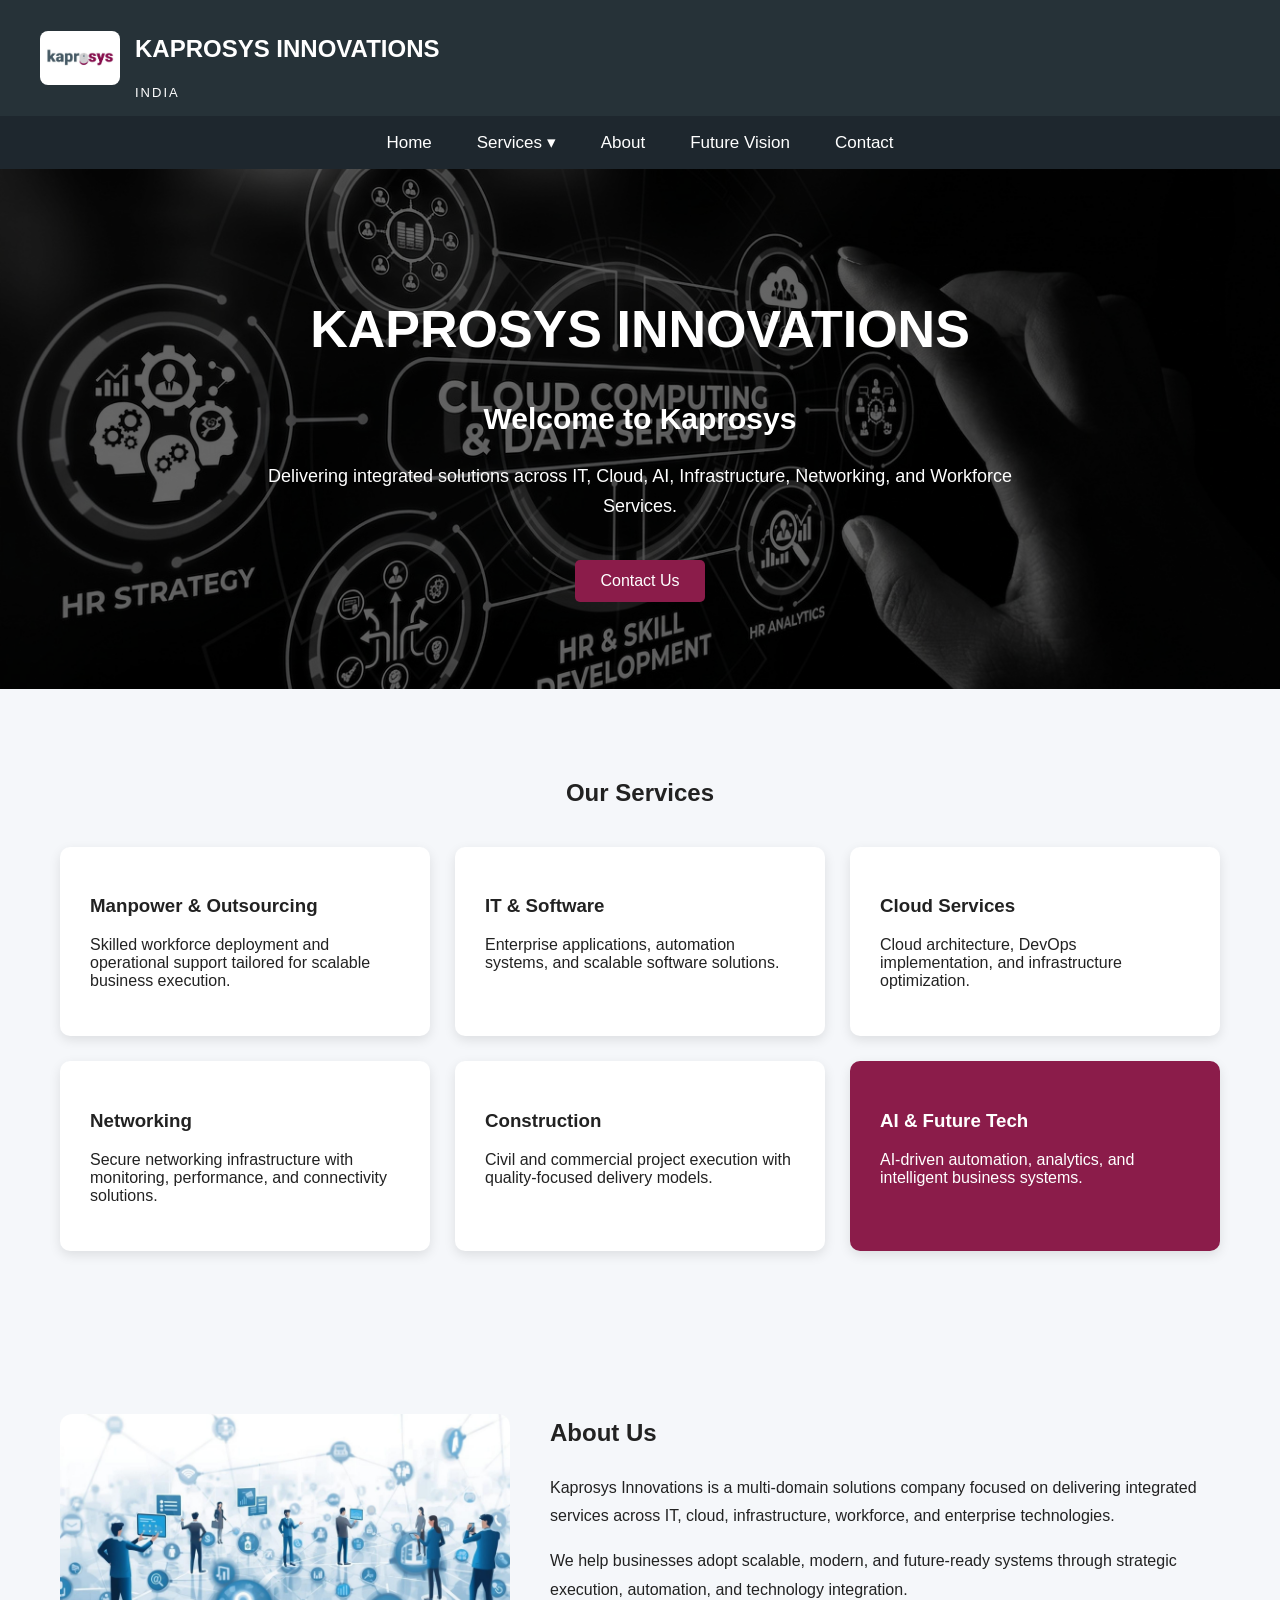
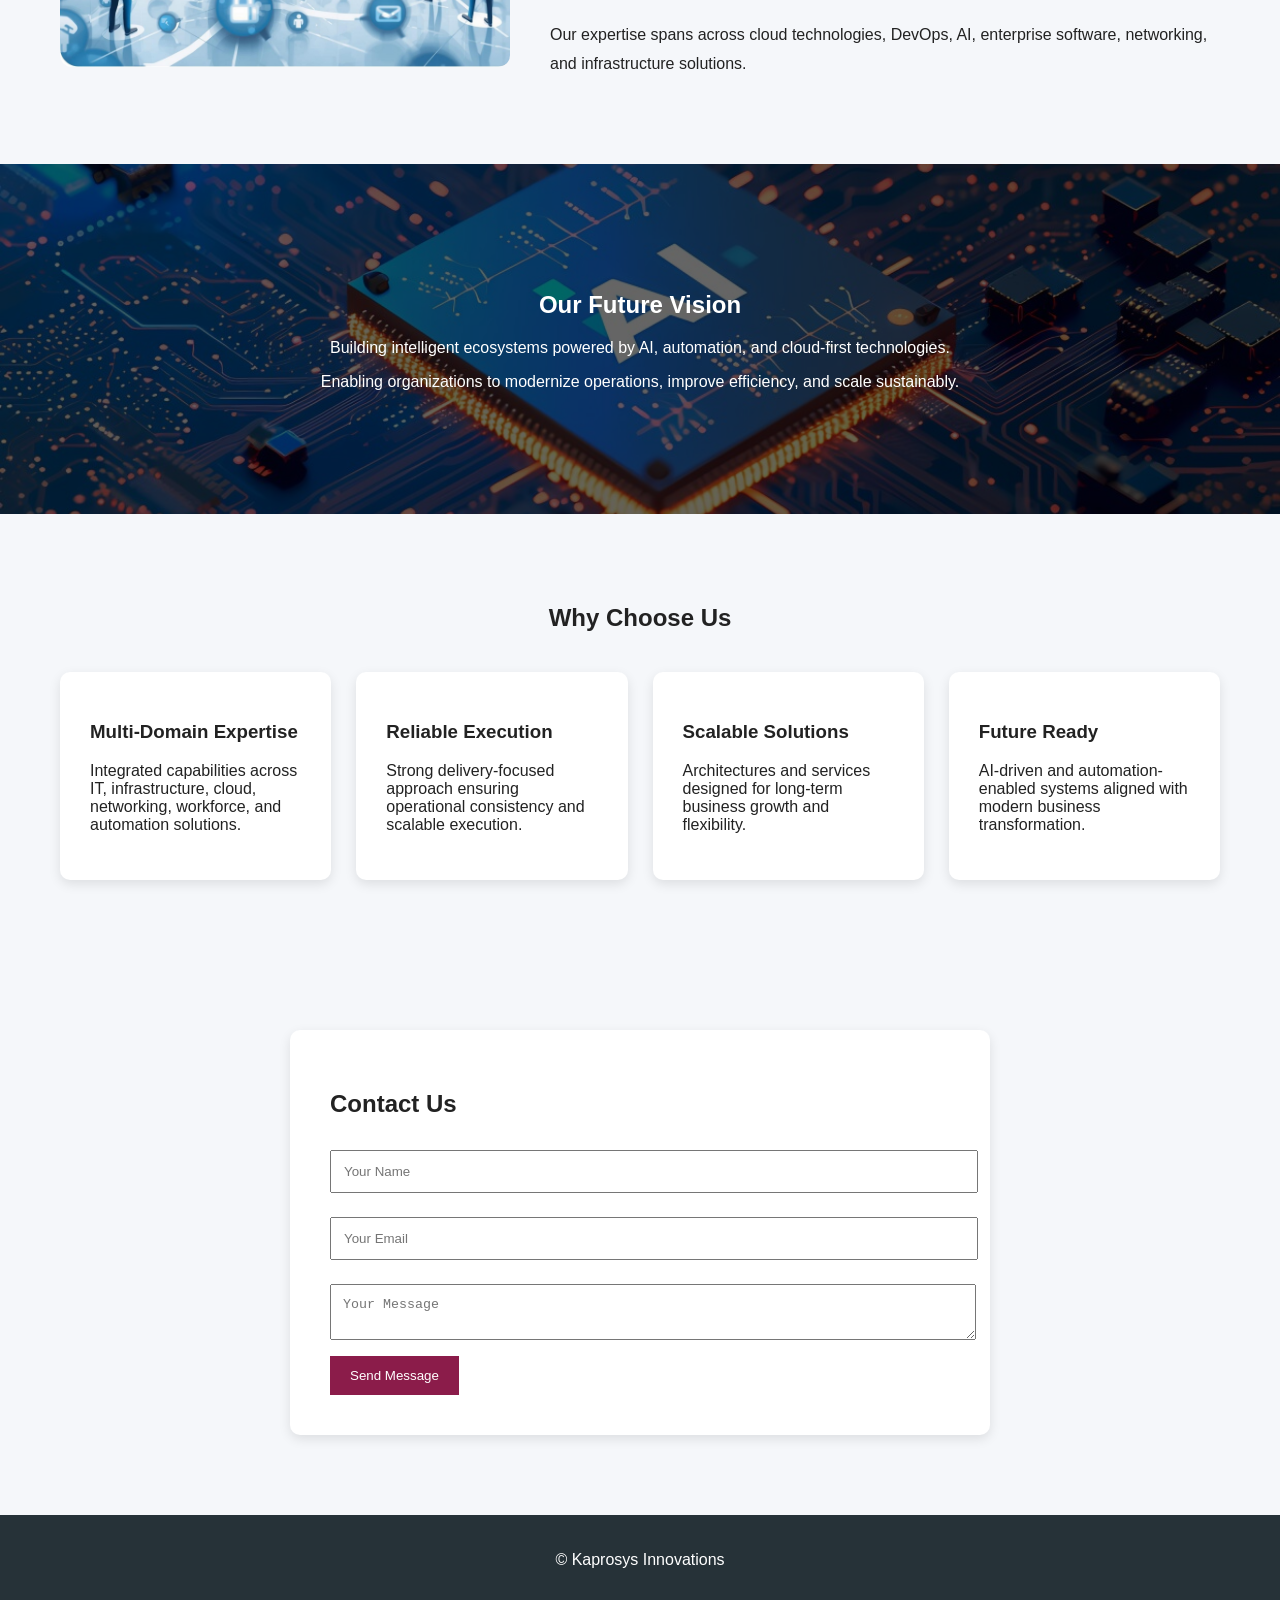
<file: index.html>
<!DOCTYPE html>
<html lang="en">
<head>
<meta charset="UTF-8">
<meta name="viewport" content="width=device-width, initial-scale=1.0">

<title>Kaprosys Innovations</title>

<link rel="icon" type="image/png" href="assets/images/logo.png">
<link rel="stylesheet" href="style.css">

</head>

<body>

<header class="main-header">

    <div class="top-bar">
        <div class="logo-section">
            <img src="assets/images/logo.png" class="logo">
            <div>
                <h2>KAPROSYS INNOVATIONS</h2>
                <span class="country">INDIA</span>
            </div>
        </div>
    </div>

    <nav class="nav-bar">

        <a href="index.html">Home</a>

        <div class="dropdown">
            <button class="dropbtn">Services ▾</button>

            <div class="dropdown-content">
                <a href="services.html#manpower">Manpower & Outsourcing</a>
                <a href="services.html#it">IT & Software</a>
                <a href="services.html#cloud">Cloud Services</a>
                <a href="services.html#networking">Networking</a>
                <a href="services.html#construction">Construction</a>
                <a href="services.html#ai">AI & Future Tech</a>
            </div>
        </div>

        <a href="about.html">About</a>
        <a href="#future">Future Vision</a>
        <a href="#contact">Contact</a>

    </nav>

</header>

<!-- HERO -->

<section class="hero">

    <div class="overlay"></div>

    <div class="hero-box">

        <h1>KAPROSYS INNOVATIONS</h1>

        <h2>Welcome to Kaprosys</h2>

        <p>
            Delivering integrated solutions across IT, Cloud, AI,
            Infrastructure, Networking, and Workforce Services.
        </p>

        <a href="#contact" class="cta-btn">Contact Us</a>

    </div>

</section>

<!-- SERVICES -->

<section class="section">

    <h2 class="section-title">Our Services</h2>

    <div class="services-grid">

        <div class="service-card">
            <h3>Manpower & Outsourcing</h3>
            <p>
                Skilled workforce deployment and operational support
                tailored for scalable business execution.
            </p>
        </div>

        <div class="service-card">
            <h3>IT & Software</h3>
            <p>
                Enterprise applications, automation systems,
                and scalable software solutions.
            </p>
        </div>

        <div class="service-card">
            <h3>Cloud Services</h3>
            <p>
                Cloud architecture, DevOps implementation,
                and infrastructure optimization.
            </p>
        </div>

        <div class="service-card">
            <h3>Networking</h3>
            <p>
                Secure networking infrastructure with monitoring,
                performance, and connectivity solutions.
            </p>
        </div>

        <div class="service-card">
            <h3>Construction</h3>
            <p>
                Civil and commercial project execution
                with quality-focused delivery models.
            </p>
        </div>

        <div class="service-card highlight">
            <h3>AI & Future Tech</h3>
            <p>
                AI-driven automation, analytics,
                and intelligent business systems.
            </p>
        </div>

    </div>

</section>

<!-- ABOUT -->

<section class="about-section">

    <div class="about-image">
        <img src="assets/images/about.jpg">
    </div>

    <div class="about-content">

        <h2>About Us</h2>

        <p>
            Kaprosys Innovations is a multi-domain solutions company
            focused on delivering integrated services across IT,
            cloud, infrastructure, workforce, and enterprise technologies.
        </p>

        <p>
            We help businesses adopt scalable, modern,
            and future-ready systems through strategic execution,
            automation, and technology integration.
        </p>

        <p>
            Our expertise spans across cloud technologies,
            DevOps, AI, enterprise software, networking,
            and infrastructure solutions.
        </p>

    </div>

</section>

<!-- FUTURE -->

<section id="future" class="future-section">

    <div class="future-overlay"></div>

    <div class="future-content">

        <h2>Our Future Vision</h2>

        <p>
            Building intelligent ecosystems powered by AI,
            automation, and cloud-first technologies.
        </p>

        <p>
            Enabling organizations to modernize operations,
            improve efficiency, and scale sustainably.
        </p>

    </div>

</section>

<!-- WHY -->

<section class="section">

    <h2 class="section-title">Why Choose Us</h2>

    <div class="why-grid">

        <div class="why-card">
            <h3>Multi-Domain Expertise</h3>
            <p>
                Integrated capabilities across IT,
                infrastructure, cloud, networking,
                workforce, and automation solutions.
            </p>
        </div>

        <div class="why-card">
            <h3>Reliable Execution</h3>
            <p>
                Strong delivery-focused approach ensuring
                operational consistency and scalable execution.
            </p>
        </div>

        <div class="why-card">
            <h3>Scalable Solutions</h3>
            <p>
                Architectures and services designed for
                long-term business growth and flexibility.
            </p>
        </div>

        <div class="why-card">
            <h3>Future Ready</h3>
            <p>
                AI-driven and automation-enabled systems
                aligned with modern business transformation.
            </p>
        </div>

    </div>

</section>

<!-- CONTACT -->

<section id="contact" class="contact-section">

    <div class="contact-wrapper">

        <div class="contact-form">

            <h2>Contact Us</h2>

            <form action="https://formsubmit.co/prpratik24@gmail.com" method="POST">

                <input type="text" name="name" placeholder="Your Name" required>

                <input type="email" name="email" placeholder="Your Email" required>

                <textarea name="message" placeholder="Your Message" required></textarea>

                <button type="submit">Send Message</button>

            </form>

        </div>

    </div>

</section>

<footer>

    <p>© Kaprosys Innovations</p>

</footer>

<script src="script.js"></script>

</body>
</html>
</file>
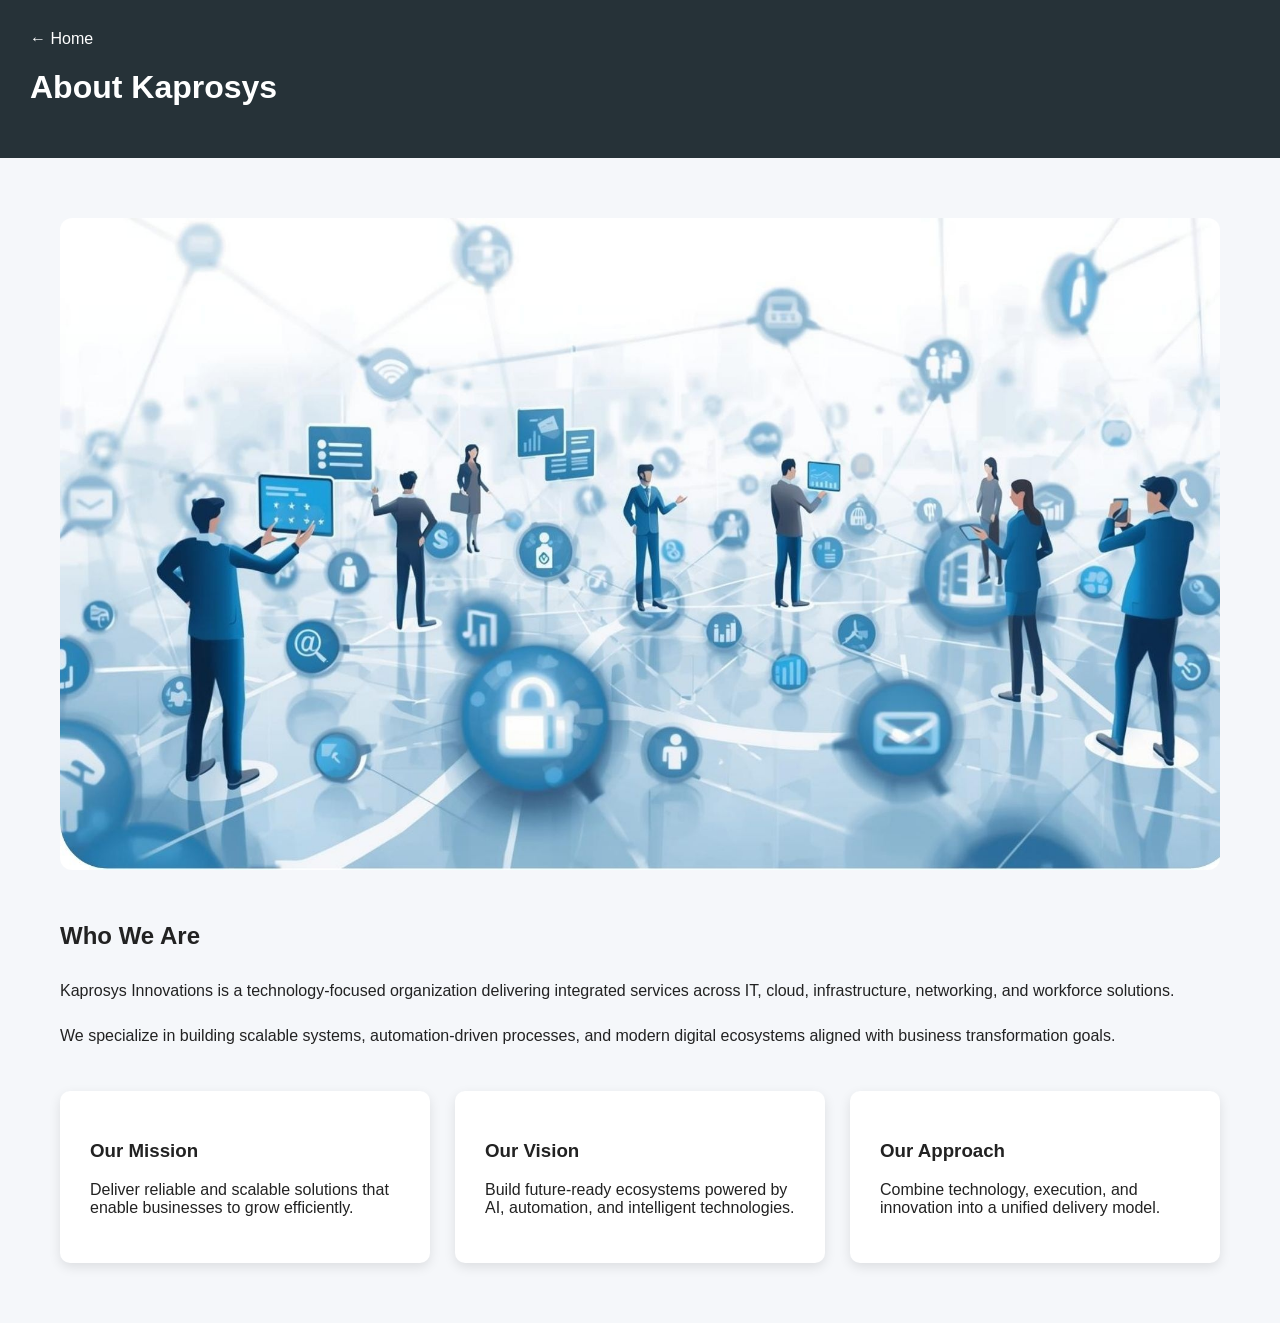
<file: about.html>
<!DOCTYPE html>
<html lang="en">
<head>

<meta charset="UTF-8">
<meta name="viewport" content="width=device-width, initial-scale=1.0">

<title>About - Kaprosys</title>

<link rel="icon" type="image/png" href="assets/images/logo.png">
<link rel="stylesheet" href="style.css">

</head>

<body>

<header class="inner-header">

<a href="index.html" class="home-btn">← Home</a>

<h1>About Kaprosys</h1>

</header>

<section class="about-page">

<div class="about-banner">

    <img src="assets/images/about.jpg">

</div>

<div class="about-details">

    <h2>Who We Are</h2>

    <p>
        Kaprosys Innovations is a technology-focused organization
        delivering integrated services across IT, cloud,
        infrastructure, networking, and workforce solutions.
    </p>

    <p>
        We specialize in building scalable systems,
        automation-driven processes, and modern digital ecosystems
        aligned with business transformation goals.
    </p>

</div>

<div class="mission-grid">

    <div class="mission-card">
        <h3>Our Mission</h3>
        <p>
            Deliver reliable and scalable solutions
            that enable businesses to grow efficiently.
        </p>
    </div>

    <div class="mission-card">
        <h3>Our Vision</h3>
        <p>
            Build future-ready ecosystems powered by AI,
            automation, and intelligent technologies.
        </p>
    </div>

    <div class="mission-card">
        <h3>Our Approach</h3>
        <p>
            Combine technology, execution,
            and innovation into a unified delivery model.
        </p>
    </div>

</div>

</section>

</body>
</html>
</file>
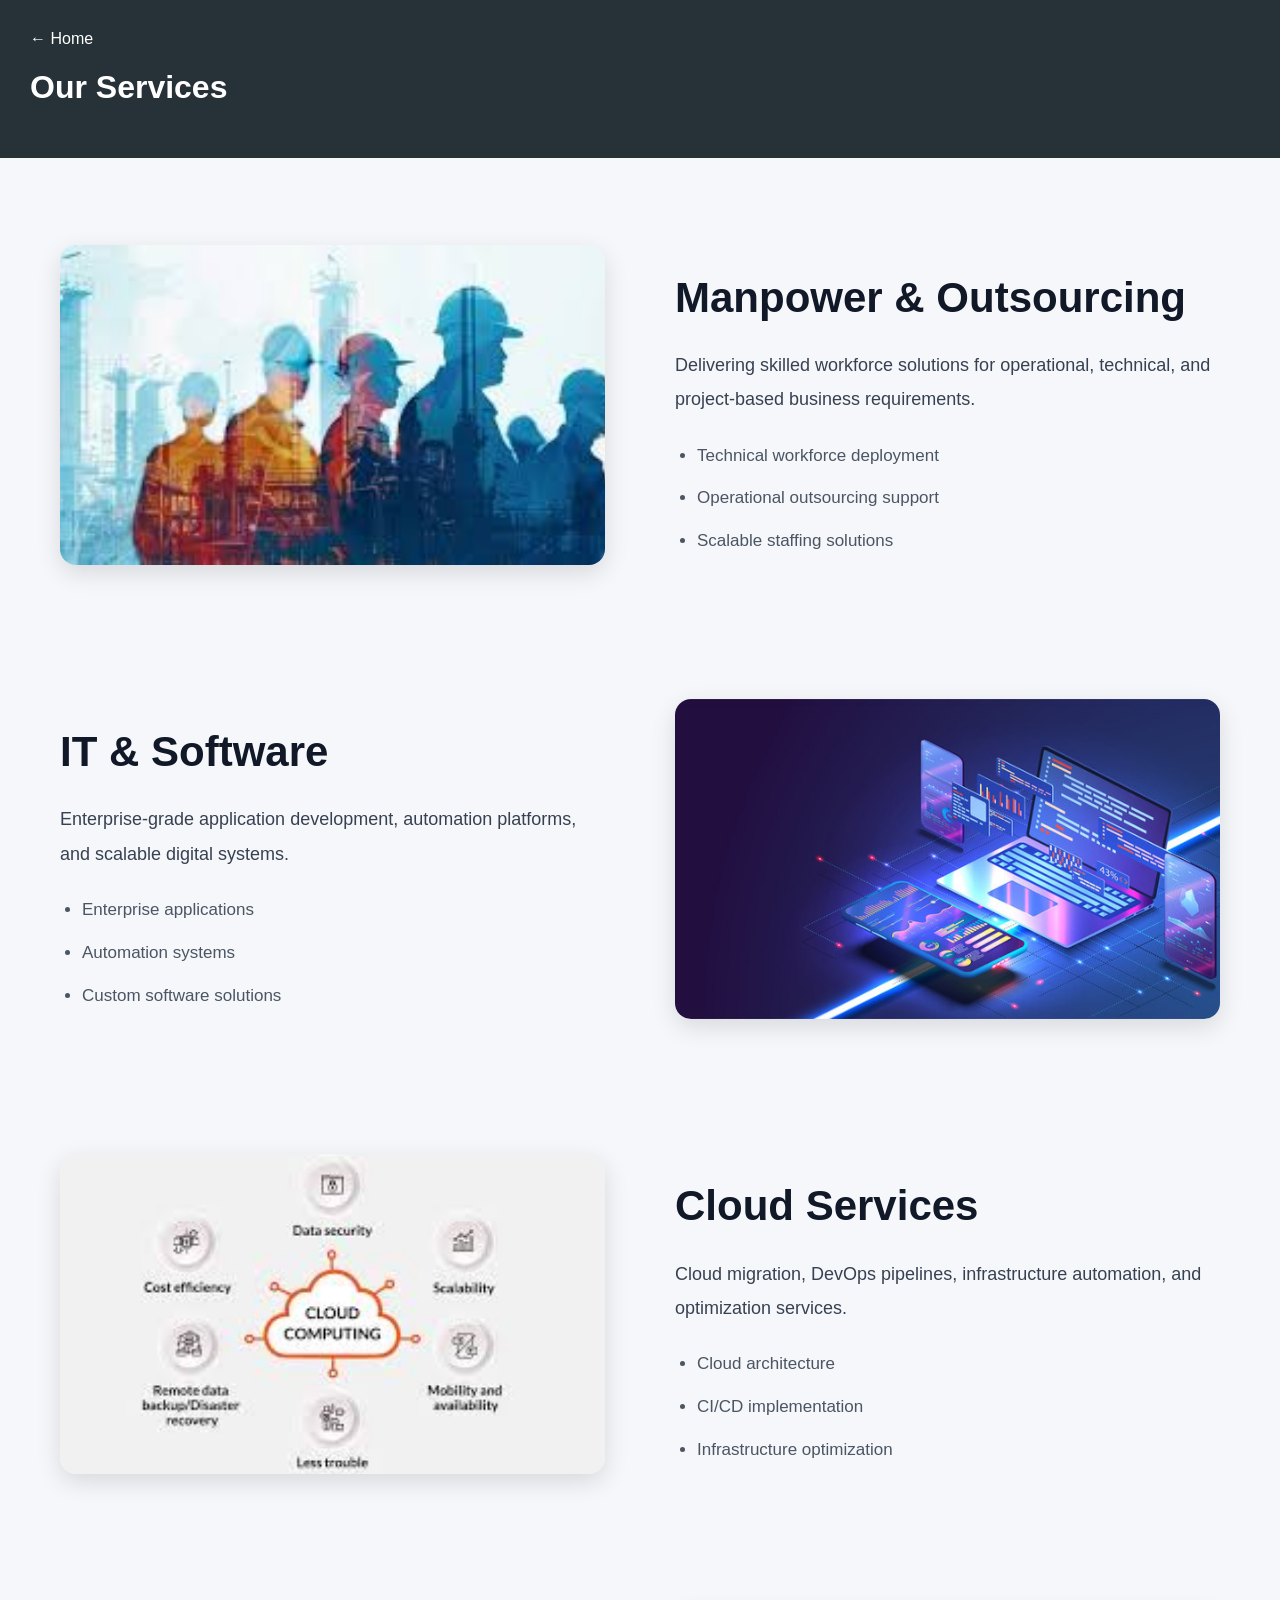
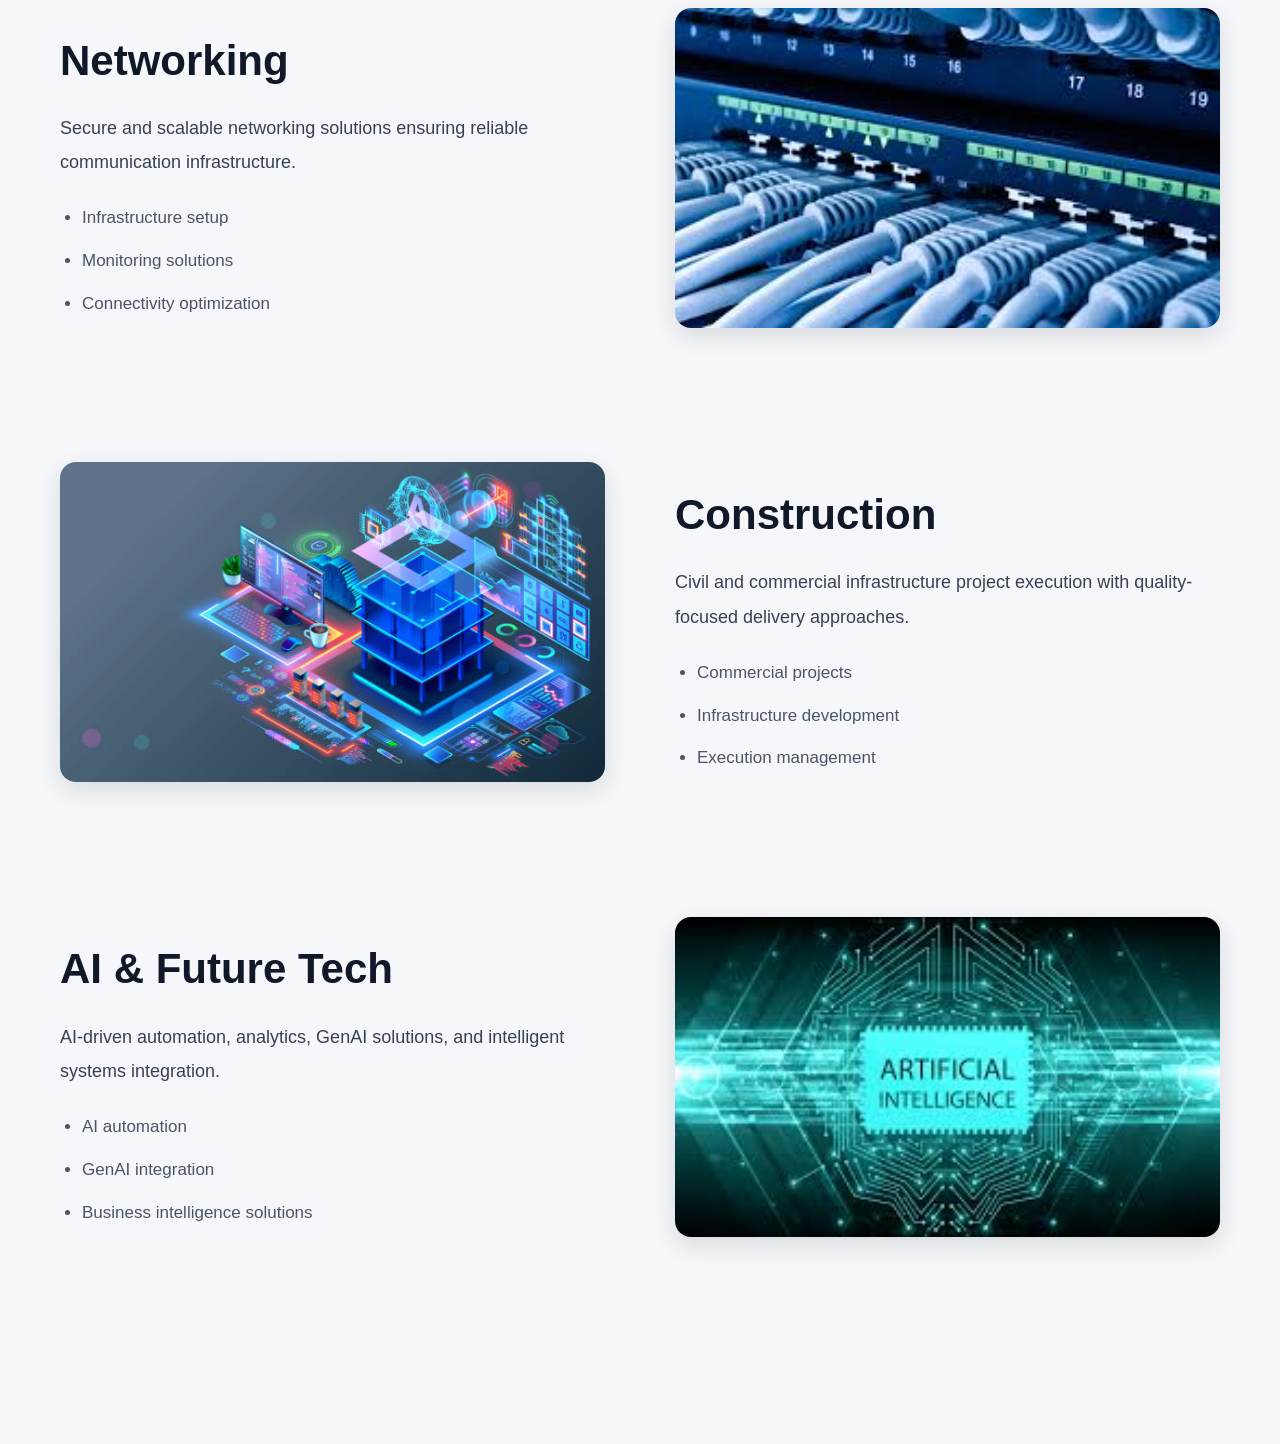
<file: services.html>
<!DOCTYPE html>
<html lang="en">
<head>

<meta charset="UTF-8">
<meta name="viewport" content="width=device-width, initial-scale=1.0">

<title>Services - Kaprosys</title>

<link rel="icon" type="image/png" href="assets/images/logo.png">
<link rel="stylesheet" href="style.css">

</head>

<body>

<header class="inner-header">

    <a href="index.html" class="home-btn">← Home</a>

    <h1>Our Services</h1>

</header>

<section class="services-page">

<div class="service-row" id="manpower">

    <img src="assets/images/manpower.jpg">

    <div class="service-content">

        <h2>Manpower & Outsourcing</h2>

        <p>
            Delivering skilled workforce solutions for operational,
            technical, and project-based business requirements.
        </p>

        <ul>
            <li>Technical workforce deployment</li>
            <li>Operational outsourcing support</li>
            <li>Scalable staffing solutions</li>
        </ul>

    </div>

</div>

<div class="service-row reverse" id="it">

    <img src="assets/images/it-software.jpg">

    <div class="service-content">

        <h2>IT & Software</h2>

        <p>
            Enterprise-grade application development,
            automation platforms, and scalable digital systems.
        </p>

        <ul>
            <li>Enterprise applications</li>
            <li>Automation systems</li>
            <li>Custom software solutions</li>
        </ul>

    </div>

</div>

<div class="service-row" id="cloud">

    <img src="assets/images/cloud.jpg">

    <div class="service-content">

        <h2>Cloud Services</h2>

        <p>
            Cloud migration, DevOps pipelines,
            infrastructure automation, and optimization services.
        </p>

        <ul>
            <li>Cloud architecture</li>
            <li>CI/CD implementation</li>
            <li>Infrastructure optimization</li>
        </ul>

    </div>

</div>

<div class="service-row reverse" id="networking">

    <img src="assets/images/networking.jpg">

    <div class="service-content">

        <h2>Networking</h2>

        <p>
            Secure and scalable networking solutions
            ensuring reliable communication infrastructure.
        </p>

        <ul>
            <li>Infrastructure setup</li>
            <li>Monitoring solutions</li>
            <li>Connectivity optimization</li>
        </ul>

    </div>

</div>

<div class="service-row" id="construction">

    <img src="assets/images/construction.jpg">

    <div class="service-content">

        <h2>Construction</h2>

        <p>
            Civil and commercial infrastructure project execution
            with quality-focused delivery approaches.
        </p>

        <ul>
            <li>Commercial projects</li>
            <li>Infrastructure development</li>
            <li>Execution management</li>
        </ul>

    </div>

</div>

<div class="service-row reverse" id="ai">

    <img src="assets/images/ai.jpg">

    <div class="service-content">

        <h2>AI & Future Tech</h2>

        <p>
            AI-driven automation, analytics,
            GenAI solutions, and intelligent systems integration.
        </p>

        <ul>
            <li>AI automation</li>
            <li>GenAI integration</li>
            <li>Business intelligence solutions</li>
        </ul>

    </div>

</div>

</section>

</body>
</html>
</file>
<file: style.css>
body{
    margin:0;
    font-family:'Segoe UI',sans-serif;
    background:#f5f7fa;
    color:#222;
}

/* HEADER */

.main-header{
    background:#263238;
    color:white;
}

.top-bar{
    padding:15px 40px;
}

.logo-section{
    display:flex;
    align-items:center;
    gap:15px;
}

.logo{
    width:70px;
    background:white;
    padding:5px;
    border-radius:8px;
}

.country{
    font-size:13px;
    letter-spacing:2px;
}

/* NAV */

.nav-bar{
    background:#1e272e;
    display:flex;
    justify-content:center;
    align-items:center;
    gap:45px;
    padding:18px 20px;
    position:relative;
    z-index:1000;
}

/* NAVBAR */

.nav-bar{
    background:#1e272e;
    display:flex;
    justify-content:center;
    align-items:center;
    gap:45px;
    padding:18px 20px;
}

/* LINKS + DROPDOWN BUTTON */

.nav-bar a,
.dropbtn{

    color:white;
    text-decoration:none;
    background:none;
    border:none;
    cursor:pointer;

    font-size:17px;
    font-family:'Segoe UI',sans-serif;
    font-weight:500;

    display:flex;
    align-items:center;

    padding:0;
    margin:0;

    line-height:1;
}

/* DROPDOWN */

.dropdown{
    position:relative;
    display:flex;
    align-items:center;
    #adding-bottom:18px;
}

/* KEEP DROPDOWN ACTIVE */

.dropdown:hover .dropdown-content{
    display:block;
}


/* MENU */

.dropdown-content{

    display:none;
    position:absolute;

    top:100%;
    left:0;

    background:#263238;

    min-width:260px;

    border-radius:0 0 8px 8px;

    overflow:hidden;

    box-shadow:0 6px 20px rgba(0,0,0,0.25);

    z-index:9999;
}

/* DROPDOWN LINKS */

.dropdown-content a{

    display:block;

    padding:14px 18px;

    color:white;

    transition:0.3s;
}

/* HOVER */

.dropdown-content a:hover{
    background:#344955;
}

/* SHOW */

.dropdown:hover .dropdown-content{
    display:block;
}

/* HERO */

.hero{
    height:520px;
    background-size:cover;
    background-position:center;
    position:relative;
    display:flex;
    align-items:center;
    justify-content:center;
    z-index:1;
}

.overlay{
    position:absolute;
    width:100%;
    height:100%;
    background:rgba(0,0,0,0.6);
}

.hero-box{
    position:relative;
    z-index:2;
    color:white;
    text-align:center;
    max-width:800px;
}

.hero-box h1{
    font-size:52px;
}

.hero-box h2{
    font-size:30px;
}

.hero-box p{
    font-size:18px;
    line-height:1.7;
}

.cta-btn{
    display:inline-block;
    margin-top:20px;
    background:#8B1C4A;
    color:white;
    padding:12px 25px;
    text-decoration:none;
    border-radius:5px;
}

/* SECTION */

.section{
    padding:70px 60px;
}

.section-title{
    text-align:center;
    margin-bottom:40px;
}

/* SERVICES */

.services-grid{
    display:grid;
    grid-template-columns:repeat(auto-fit,minmax(280px,1fr));
    gap:25px;
}

.service-card{
    background:white;
    padding:30px;
    border-radius:10px;
    box-shadow:0 4px 12px rgba(0,0,0,0.1);
}

.highlight{
    background:#8B1C4A;
    color:white;
}

/* ABOUT */

.about-section{
    display:flex;
    align-items:center;
    gap:40px;
    padding:70px 60px;
}

.about-image img{
    width:450px;
    border-radius:12px;
}

.about-content{
    line-height:1.8;
}

/* FUTURE */

.future-section{
    height:350px;
    background:url('assets/images/future.jpg') center/cover;
    position:relative;
    display:flex;
    align-items:center;
    justify-content:center;
}

.future-overlay{
    position:absolute;
    width:100%;
    height:100%;
    background:rgba(0,0,0,0.6);
}

.future-content{
    position:relative;
    z-index:2;
    color:white;
    text-align:center;
    max-width:700px;
}

/* WHY */

.why-grid{
    display:grid;
    grid-template-columns:repeat(auto-fit,minmax(250px,1fr));
    gap:25px;
}

.why-card{
    background:white;
    padding:30px;
    border-radius:10px;
    box-shadow:0 4px 12px rgba(0,0,0,0.1);
}

/* CONTACT */

.contact-section{
    padding:80px 20px;
}

.contact-wrapper{
    max-width:700px;
    margin:auto;
}

.contact-form{
    background:white;
    padding:40px;
    border-radius:10px;
    box-shadow:0 4px 12px rgba(0,0,0,0.1);
}

input,textarea{
    width:100%;
    padding:12px;
    margin:12px 0;
}

button{
    background:#8B1C4A;
    color:white;
    border:none;
    padding:12px 20px;
    cursor:pointer;
}

/* FOOTER */

footer{
    background:#263238;
    color:white;
    text-align:center;
    padding:20px;
}

/* INNER */

.inner-header{
    background:#263238;
    color:white;
    padding:30px;
}

.home-btn{
    color:white;
    text-decoration:none;
}

/* =========================
   SERVICES PAGE
========================= */

.services-page{
    width:100%;
    max-width:1400px;
    margin:auto;
    padding:80px 60px;
    box-sizing:border-box;
}

/* ROW */

.service-row{
    display:grid;
    grid-template-columns: 1fr 1fr;
    align-items:center;
    gap:70px;
    margin-bottom:120px;
}

/* REVERSE */

.reverse .service-content{
    order:1;
}

.reverse img{
    order:2;
}

/* IMAGE */

.service-row img{
    width:100%;
    max-width:550px;
    height:320px;
    object-fit:cover;
    border-radius:16px;
    box-shadow:0 8px 25px rgba(0,0,0,0.12);
    display:block;
}

/* TEXT */

.service-content{
    width:100%;
}

.service-content h2{
    font-size:42px;
    margin-bottom:25px;
    color:#111827;
    line-height:1.2;
}

.service-content p{
    font-size:18px;
    line-height:1.9;
    color:#374151;
    margin-bottom:25px;
}

/* BULLETS */

.service-content ul{
    padding-left:22px;
}

.service-content li{
    margin-bottom:14px;
    font-size:17px;
    color:#4b5563;
    line-height:1.7;
}

/* MOBILE */

@media(max-width:992px){

    .services-page{
        padding:50px 20px;
    }

    .service-row{
        grid-template-columns:1fr;
        gap:35px;
        margin-bottom:80px;
    }

    .reverse .service-content,
    .reverse img{
        order:unset;
    }

    .service-row img{
        max-width:100%;
        height:auto;
    }

    .service-content h2{
        font-size:32px;
    }

    .service-content p{
        font-size:16px;
    }

}

/* ABOUT PAGE */

.about-page{
    padding:60px;
}

.about-banner img{
    width:100%;
    border-radius:12px;
}

.about-details{
    margin-top:40px;
    line-height:1.8;
}

.mission-grid{
    display:grid;
    grid-template-columns:repeat(auto-fit,minmax(250px,1fr));
    gap:25px;
    margin-top:40px;
}

.mission-card{
    background:white;
    padding:30px;
    border-radius:10px;
    box-shadow:0 4px 12px rgba(0,0,0,0.1);
}
</file>
